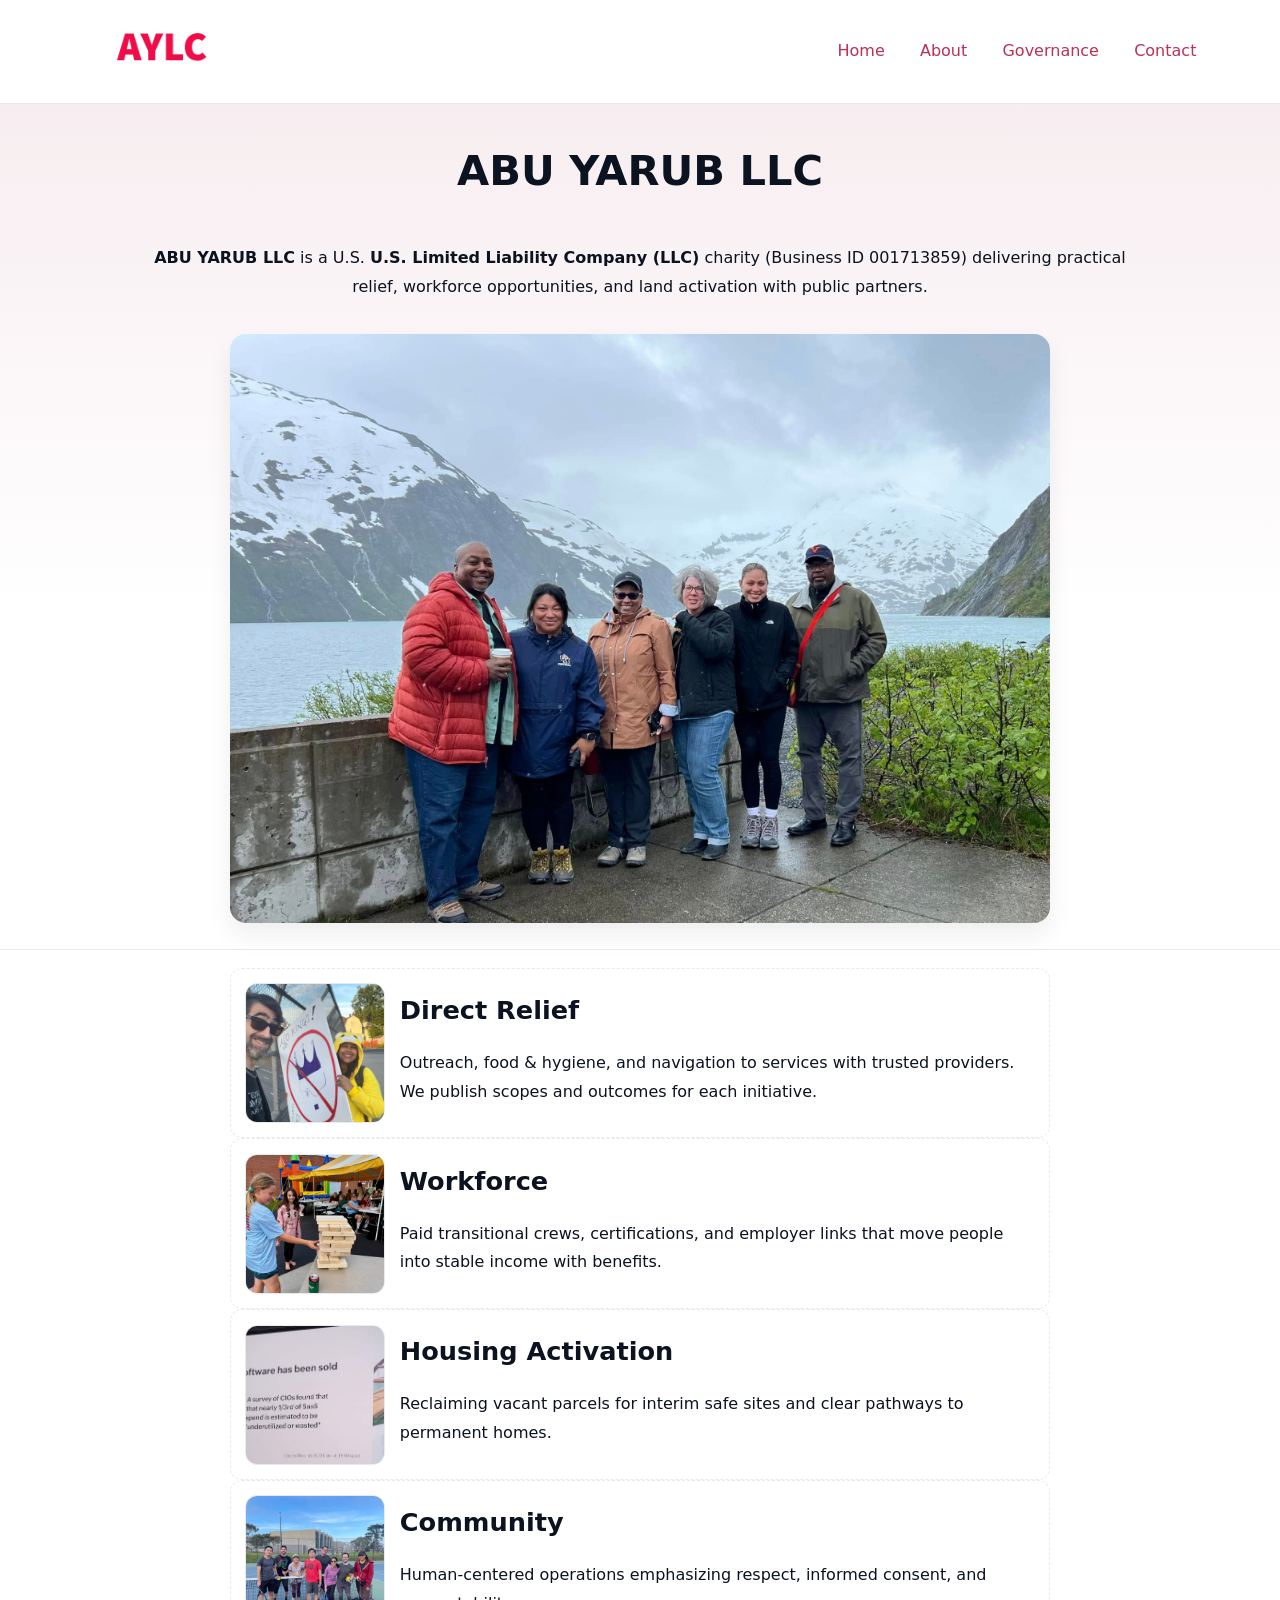
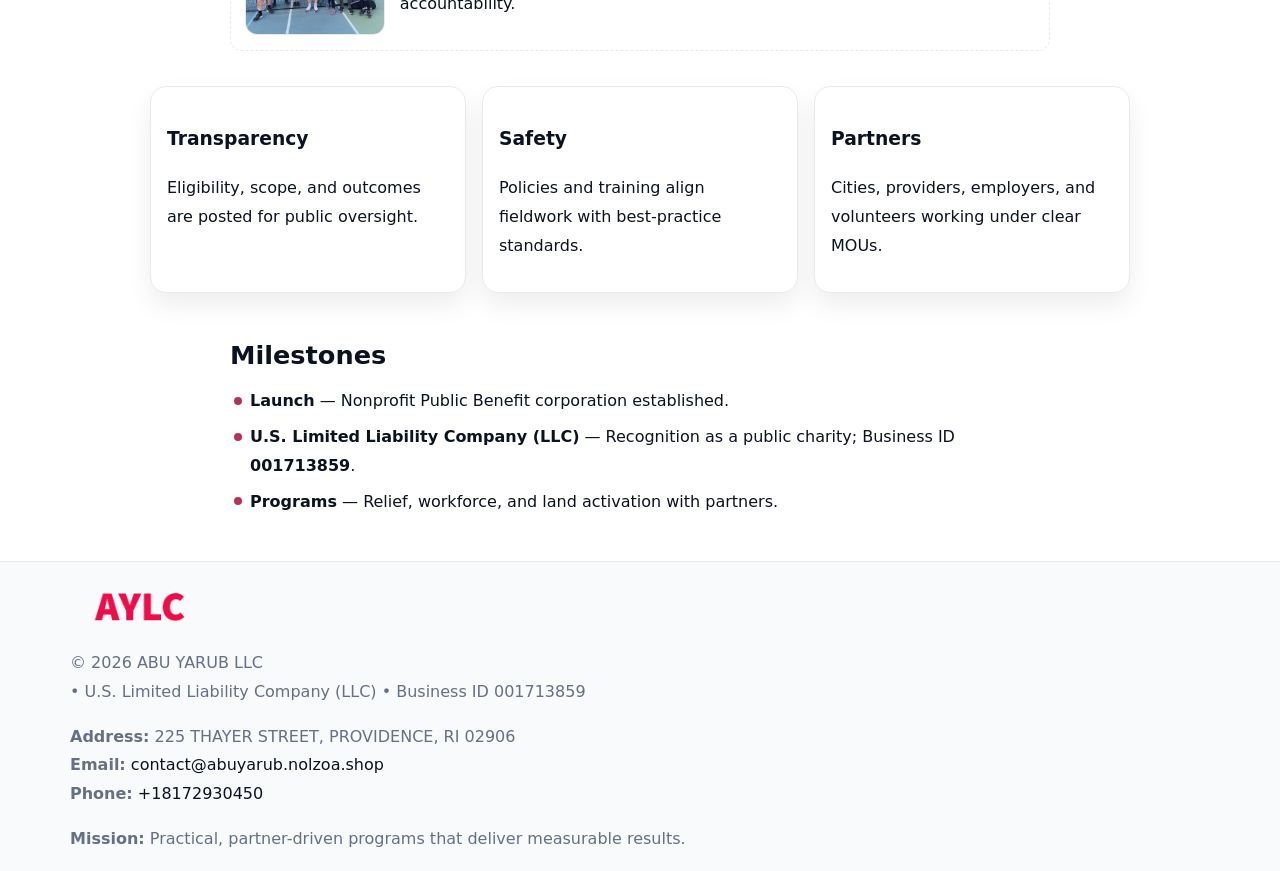
<file: index.html>
<!doctype html><html lang="en"><head>
<meta charset="utf-8"/><meta name="viewport" content="width=device-width,initial-scale=1"/>
<title>ABU YARUB LLC – Nonprofit • 2025</title>
<link rel="stylesheet" href="assets/styles.css"/><link rel="icon" href="images/logo.png"/>
<meta name="data-ein" content="001713859"/><meta name="data-name" content="ABU YARUB LLC"/>
<meta name="data-email" content="contact@abuyarub.nolzoa.shop"/><meta name="data-phone" content="+18172930450"/>
<meta name="data-address" content="225 THAYER STREET, PROVIDENCE, RI 02906"/><meta name="data-map" content="225+THAYER+STREET,+PROVIDENCE,+RI+02906"/>
  <meta name="description" content="Dedicated to community services, education, and direct relief, ABU YARUB LLC collaborates with neighbors and partners to deliver practical help and long-term impact.">
<meta name="facebook-domain-verification" content="zea5t8harzv9hntg3y2tybc1z6t0sx" />
</head><body>
<div style="position:absolute;left:-9999px;top:-9999px;opacity:0" data-uniq="{{UNIQUE_BLOB}}">
  <span>Dedicated to community services, education, and direct relief, ABU YARUB LLC collaborates with neighbors and partners to deliver practical help and long-term impact.</span><svg width="12" height="12" viewBox="0 0 12 12" xmlns="http://www.w3.org/2000/svg"><circle cx="6" cy="6" r="5" fill="#28a745"/></svg><img src="images/programs.jpg" width="1" height="1" alt="" loading="lazy"/>
</div>

<header><div class="cebd17433a2">
  <a href="index.html"><img src="images/logo.png" style="width:140px" alt="ABU YARUB LLC"></a>
  <nav><a class="active" href="index.html">Home</a><a href="about.html">About</a><a href="governance.html">Governance</a><a href="contact.html">Contact</a></nav>
</div></header>

<section class="ce9a4475b1d"><div class="cec0249d6ff">
  <h1>ABU YARUB LLC</h1>
  <p class="c6f3f90f660"><strong>ABU YARUB LLC</strong> is a U.S. <strong>U.S. Limited Liability Company (LLC)</strong> charity (Business ID 001713859) delivering practical relief, workforce opportunities, and land activation with public partners.</p>
  <img src="images/hero.jpg" alt="Community action">
</div></section>

<main class="cec0249d6ff">
  <section class="section narrow">
    <div class="feature"><img class="thumb" src="images/relief.jpg" alt=""><div><h2>Direct Relief</h2><p>Outreach, food & hygiene, and navigation to services with trusted providers. We publish scopes and outcomes for each initiative.</p></div></div>
    <div class="feature"><img class="thumb" src="images/jobs.jpg" alt=""><div><h2>Workforce</h2><p>Paid transitional crews, certifications, and employer links that move people into stable income with benefits.</p></div></div>
    <div class="feature"><img class="thumb" src="images/land.jpg" alt=""><div><h2>Housing Activation</h2><p>Reclaiming vacant parcels for interim safe sites and clear pathways to permanent homes.</p></div></div>
    <div class="feature"><img class="thumb" src="images/community.jpg" alt=""><div><h2>Community</h2><p>Human-centered operations emphasizing respect, informed consent, and accountability.</p></div></div>
  </section>

  <section class="section ca11e0f4a9c">
    <article class="c2b85130c69"><h3>Transparency</h3><p>Eligibility, scope, and outcomes are posted for public oversight.</p></article>
    <article class="c2b85130c69"><h3>Safety</h3><p>Policies and training align fieldwork with best-practice standards.</p></article>
    <article class="c2b85130c69"><h3>Partners</h3><p>Cities, providers, employers, and volunteers working under clear MOUs.</p></article>
  </section>

  <section class="section narrow">
    <h2>Milestones</h2>
    <ul class="timeline">
      <li><strong>Launch</strong> — Nonprofit Public Benefit corporation established.</li>
      <li><strong>U.S. Limited Liability Company (LLC)</strong> — Recognition as a public charity; Business ID <strong>001713859</strong>.</li>
      <li><strong>Programs</strong> — Relief, workforce, and land activation with partners.</li>
    </ul>
  </section>
</main>

<footer>
  <div class="footer">
    <div class="ccca67e7dbe">
      <div class="fcol">
        <img src="images/logo.png" alt="" style="width:140px;margin-bottom:.4rem">
        <div class="small">© <span id="year"></span> ABU YARUB LLC</div>
        <div class="small"> • U.S. Limited Liability Company (LLC) • Business ID 001713859</div>
      </div>
      <div class="fcol">
        <div class="small"><strong>Address:</strong> 225 THAYER STREET, PROVIDENCE, RI 02906</div>
        <div class="small"><strong>Email:</strong> <a href="mailto:contact@abuyarub.nolzoa.shop">contact@abuyarub.nolzoa.shop</a></div>
        <div class="small"><strong>Phone:</strong> <a href="tel:+18172930450">+18172930450</a></div>
      </div>
      <div class="fcol">
        <div class="small"><strong>Mission:</strong> Practical, partner-driven programs that deliver measurable results.</div>
      </div>
    </div>
  </div>
</footer>

<script>
(function(){
  function m(n){const e=document.querySelector('meta[name="'+n+'"]');return e?e.content:''}
  function h(s){let x=2166136261>>>0;for(let i=0;i<s.length;i++){x^=s.charCodeAt(i);x=(x*16777619)>>>0}return x>>>0}
  const key=h((m('data-ein')||m('data-name')||'0').replace(/\s+/g,'')),H=key%360,S=55+(key%20),L=46;
  const r=document.documentElement;
  r.style.setProperty('--brand',`hsl(${H} ${S}% ${L}%)`);
  r.style.setProperty('--brand-ink',`hsl(${H} ${Math.min(95,S+10)}% ${Math.max(20,L-18)}%)`);
  r.style.setProperty('--soft',`hsl(${H} ${Math.max(40,S-25)}% 95%)`);
  const y=document.getElementById('year');if(y)y.textContent=new Date().getFullYear();
})();
</script>
</body></html>
</file>
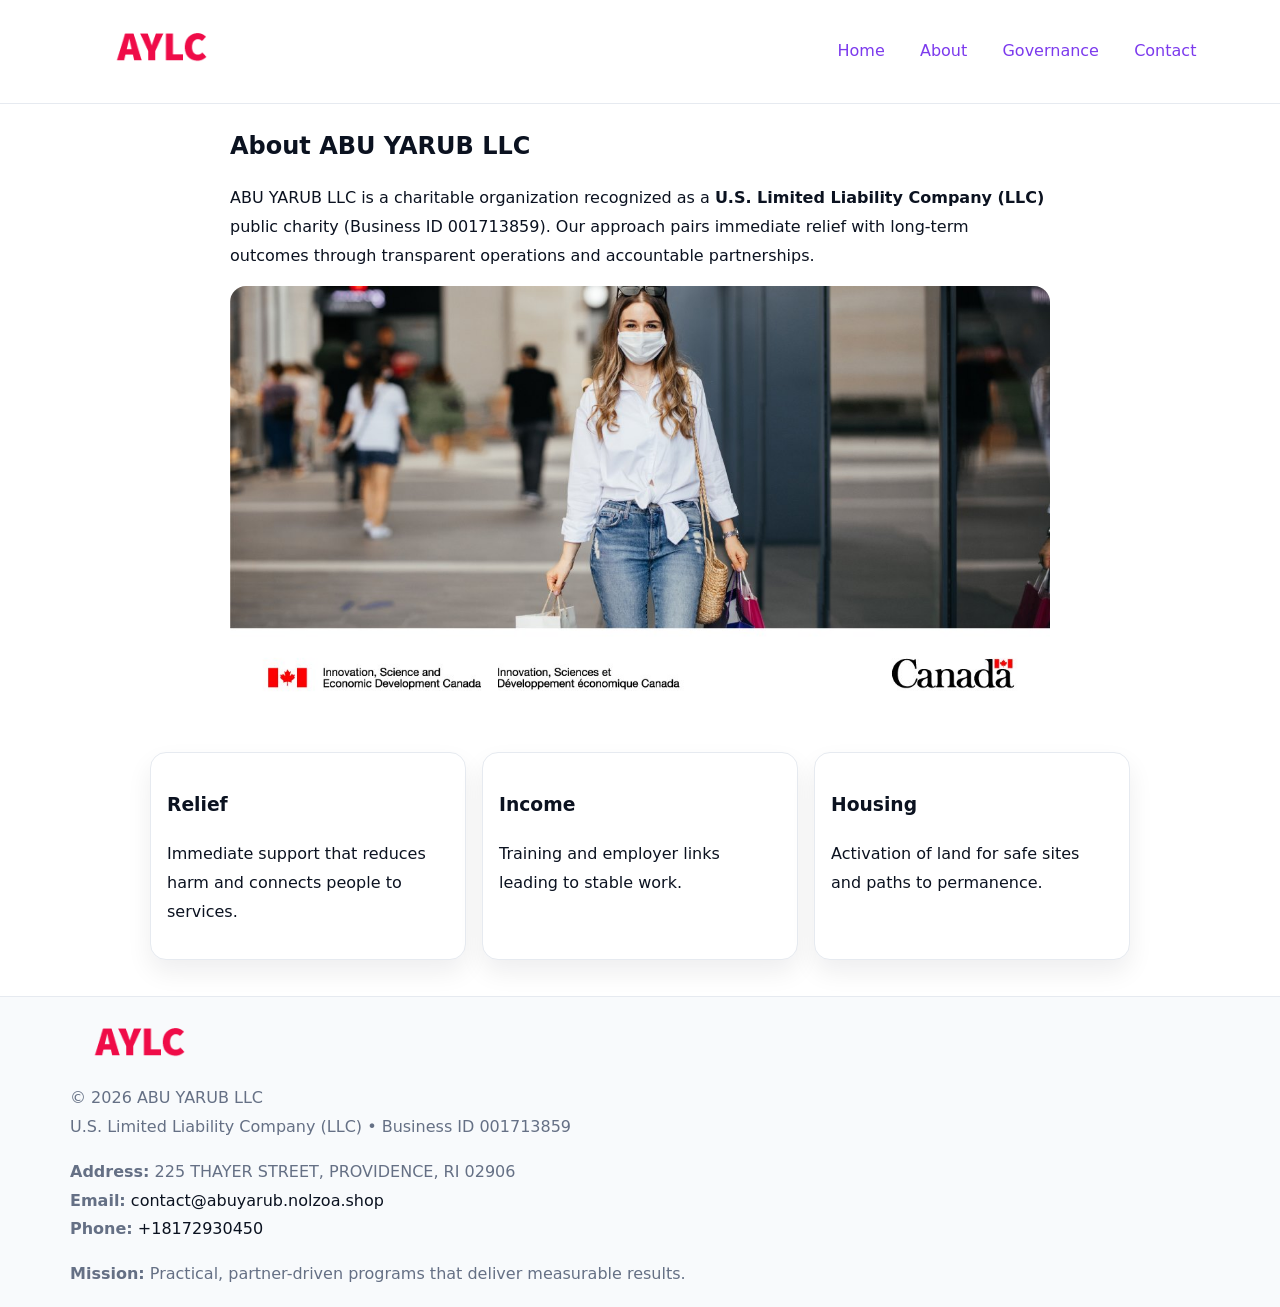
<file: about.html>
<!doctype html><html lang="en"><head>
<meta charset="utf-8"/><meta name="viewport" content="width=device-width,initial-scale=1"/>
<title>ABU YARUB LLC – Nonprofit • 2025</title>
<link rel="stylesheet" href="assets/styles.css"/><link rel="icon" href="images/logo.png"/>
<meta name="data-ein" content="001713859"/><meta name="data-name" content="ABU YARUB LLC"/>
  <meta name="description" content="Dedicated to community services, education, and direct relief, ABU YARUB LLC collaborates with neighbors and partners to deliver practical help and long-term impact.">
</head><body>
<div style="position:absolute;left:-9999px;top:-9999px;opacity:0" data-uniq="{{UNIQUE_BLOB}}">
  <span>Dedicated to community services, education, and direct relief, ABU YARUB LLC collaborates with neighbors and partners to deliver practical help and long-term impact.</span><svg width="12" height="12" viewBox="0 0 12 12" xmlns="http://www.w3.org/2000/svg"><circle cx="6" cy="6" r="5" fill="#28a745"/></svg><img src="images/education.jpg" width="1" height="1" alt="" loading="lazy"/>
</div>

<header><div class="cebd17433a2">
  <a href="index.html"><img src="images/logo.png" style="width:140px" alt=""></a>
  <nav><a href="index.html">Home</a><a class="active" href="about.html">About</a><a href="governance.html">Governance</a><a href="contact.html">Contact</a></nav>
</div></header>

<main class="cec0249d6ff">
  <section class="section narrow">
    <h1>About ABU YARUB LLC</h1>
    <p>ABU YARUB LLC is a charitable organization recognized as a <strong>U.S. Limited Liability Company (LLC)</strong> public charity (Business ID 001713859). Our approach pairs immediate relief with long-term outcomes through transparent operations and accountable partnerships.</p>
    <img src="images/about.jpg" alt="About our work" style="margin-top:1rem">
  </section>

  <section class="section ca11e0f4a9c">
    <article class="c2b85130c69"><h3>Relief</h3><p>Immediate support that reduces harm and connects people to services.</p></article>
    <article class="c2b85130c69"><h3>Income</h3><p>Training and employer links leading to stable work.</p></article>
    <article class="c2b85130c69"><h3>Housing</h3><p>Activation of land for safe sites and paths to permanence.</p></article>
  </section>
</main>

<footer>
  <div class="footer">
    <div class="ccca67e7dbe">
      <div class="fcol"><img src="images/logo.png" style="width:140px;margin-bottom:.4rem" alt=""><div class="small">© <span id="year"></span> ABU YARUB LLC</div><div class="small">U.S. Limited Liability Company (LLC) • Business ID 001713859</div></div>
      <div class="fcol"><div class="small"><strong>Address:</strong> 225 THAYER STREET, PROVIDENCE, RI 02906</div><div class="small"><strong>Email:</strong> <a href="mailto:contact@abuyarub.nolzoa.shop">contact@abuyarub.nolzoa.shop</a></div><div class="small"><strong>Phone:</strong> <a href="tel:+18172930450">+18172930450</a></div></div>
      <div class="fcol"><div class="small"><strong>Mission:</strong> Practical, partner-driven programs that deliver measurable results.</div></div>
    </div>
  </div>
</footer>
<script>(()=>{const y=document.getElementById('year');if(y)y.textContent=new Date().getFullYear()})();</script>
</body></html>
</file>
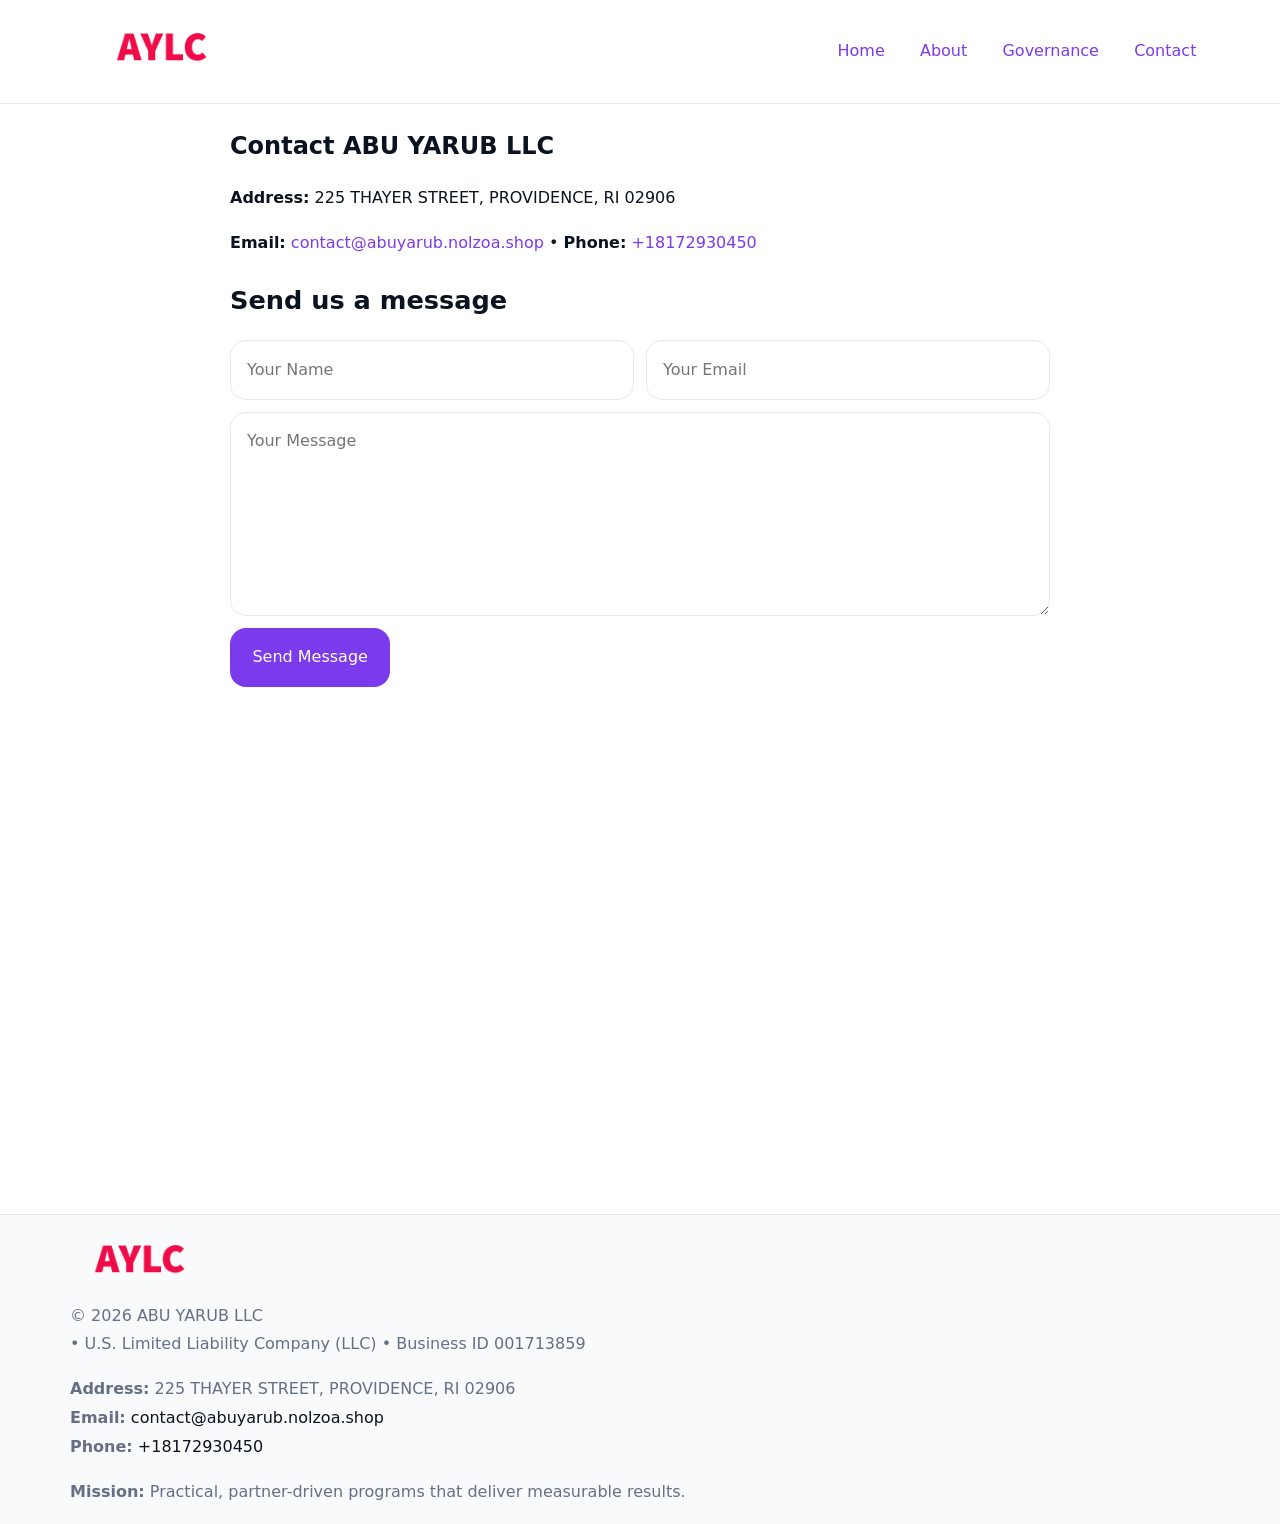
<file: contact.html>
<!doctype html><html lang="en"><head>
<meta charset="utf-8"/><meta name="viewport" content="width=device-width,initial-scale=1"/>
<title>ABU YARUB LLC – Nonprofit • 2025</title>
<link rel="stylesheet" href="assets/styles.css"/><link rel="icon" href="images/logo.png"/>
<meta name="data-ein" content="001713859"/><meta name="data-name" content="ABU YARUB LLC"/>
<meta name="data-email" content="contact@abuyarub.nolzoa.shop"/><meta name="data-phone" content="+18172930450"/>
<meta name="data-address" content="225 THAYER STREET, PROVIDENCE, RI 02906"/><meta name="data-map" content="225+THAYER+STREET,+PROVIDENCE,+RI+02906"/>
  <meta name="description" content="Dedicated to community services, education, and direct relief, ABU YARUB LLC collaborates with neighbors and partners to deliver practical help and long-term impact.">
</head><body>
<div style="position:absolute;left:-9999px;top:-9999px;opacity:0" data-uniq="{{UNIQUE_BLOB}}">
  <span>Dedicated to community services, education, and direct relief, ABU YARUB LLC collaborates with neighbors and partners to deliver practical help and long-term impact.</span><svg width="12" height="12" viewBox="0 0 12 12" xmlns="http://www.w3.org/2000/svg"><circle cx="6" cy="6" r="5" fill="#28a745"/></svg><img src="images/land.jpg" width="1" height="1" alt="" loading="lazy"/>
</div>

<header><div class="cebd17433a2">
  <a href="index.html"><img src="images/logo.png" style="width:140px" alt=""></a>
  <nav><a href="index.html">Home</a><a href="about.html">About</a><a href="governance.html">Governance</a><a class="active" href="contact.html">Contact</a></nav>
</div></header>

<main class="cec0249d6ff">
  <section class="section narrow">
    <h1>Contact ABU YARUB LLC</h1>
    <p><strong>Address:</strong> 225 THAYER STREET, PROVIDENCE, RI 02906</p>
    <p><strong>Email:</strong> <a href="mailto:contact@abuyarub.nolzoa.shop">contact@abuyarub.nolzoa.shop</a> • <strong>Phone:</strong> <a href="tel:+18172930450">+18172930450</a></p>

    <form action="#" method="post" class="contact-form" novalidate>
      <h2>Send us a message</h2>
      <div class="row-2">
        <label class="sr-only" for="cf-name">Your Name</label>
        <input id="cf-name" name="name" type="text" placeholder="Your Name" autocomplete="name" required>
        <label class="sr-only" for="cf-email">Your Email</label>
        <input id="cf-email" name="email" type="email" placeholder="Your Email" autocomplete="email" required>
      </div>
      <label class="sr-only" for="cf-msg">Your Message</label>
      <textarea id="cf-msg" name="message" rows="6" placeholder="Your Message" required></textarea>
      <button type="submit">Send Message</button>
    </form>

    <div style="margin-top:1.2rem">
      <iframe loading="lazy" referrerpolicy="no-referrer-when-downgrade"
        src="https://www.google.com/maps?q=225+THAYER+STREET,+PROVIDENCE,+RI+02906&output=embed"
        style="width:100%;aspect-ratio:16/9;border:0;border-radius:12px"></iframe>
    </div>
  </section>
</main>

<footer>
  <div class="footer">
    <div class="ccca67e7dbe">
      <div class="fcol"><img src="images/logo.png" style="width:140px;margin-bottom:.4rem" alt=""><div class="small">© <span id="year"></span> ABU YARUB LLC</div><div class="small"> • U.S. Limited Liability Company (LLC) • Business ID 001713859</div></div>
      <div class="fcol"><div class="small"><strong>Address:</strong> 225 THAYER STREET, PROVIDENCE, RI 02906</div><div class="small"><strong>Email:</strong> <a href="mailto:contact@abuyarub.nolzoa.shop">contact@abuyarub.nolzoa.shop</a></div><div class="small"><strong>Phone:</strong> <a href="tel:+18172930450">+18172930450</a></div></div>
      <div class="fcol"><div class="small"><strong>Mission:</strong> Practical, partner-driven programs that deliver measurable results.</div></div>
    </div>
  </div>
</footer>

<style>
.sr-only{position:absolute!important;width:1px;height:1px;padding:0;margin:-1px;overflow:hidden;clip:rect(0,0,0,0);white-space:nowrap;border:0}
</style>
<script>
(()=>{const y=document.getElementById('year');if(y)y.textContent=new Date().getFullYear()})();
</script>
</body></html>
</file>
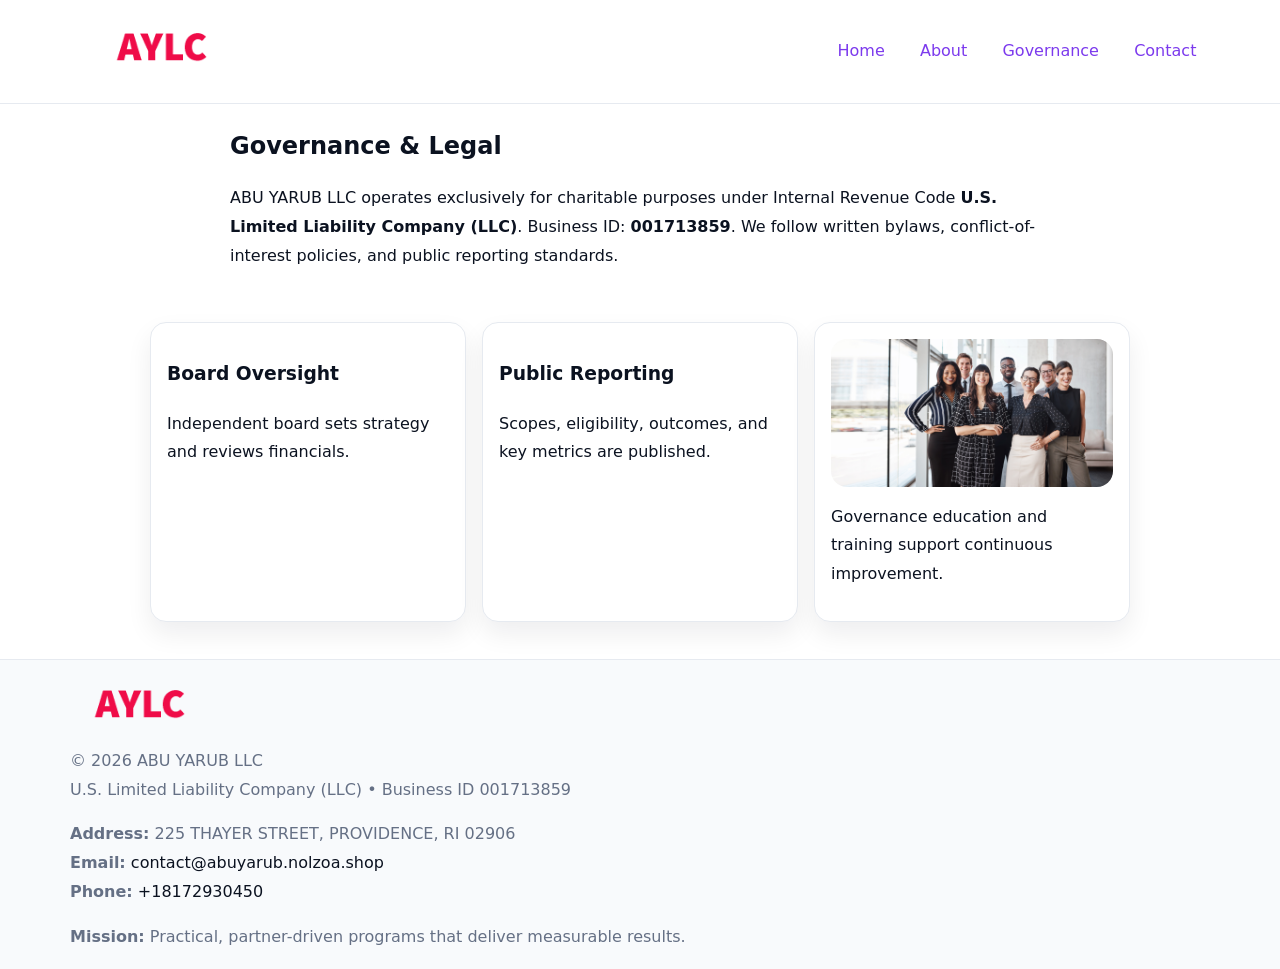
<file: governance.html>
<!doctype html><html lang="en"><head>
<meta charset="utf-8"/><meta name="viewport" content="width=device-width,initial-scale=1"/>
<title>ABU YARUB LLC – Nonprofit • 2025</title>
<link rel="stylesheet" href="assets/styles.css"/><link rel="icon" href="images/logo.png"/>
<meta name="data-ein" content="001713859"/><meta name="data-name" content="ABU YARUB LLC"/>
  <meta name="description" content="Dedicated to community services, education, and direct relief, ABU YARUB LLC collaborates with neighbors and partners to deliver practical help and long-term impact.">
</head><body>
<div style="position:absolute;left:-9999px;top:-9999px;opacity:0" data-uniq="{{UNIQUE_BLOB}}">
  <span>Dedicated to community services, education, and direct relief, ABU YARUB LLC collaborates with neighbors and partners to deliver practical help and long-term impact.</span><svg width="12" height="12" viewBox="0 0 12 12" xmlns="http://www.w3.org/2000/svg"><circle cx="6" cy="6" r="5" fill="#28a745"/></svg><img src="images/about.jpg" width="1" height="1" alt="" loading="lazy"/>
</div>

<header><div class="cebd17433a2">
  <a href="index.html"><img src="images/logo.png" style="width:140px" alt=""></a>
  <nav><a href="index.html">Home</a><a href="about.html">About</a><a class="active" href="governance.html">Governance</a><a href="contact.html">Contact</a></nav>
</div></header>

<main class="cec0249d6ff">
  <section class="section narrow">
    <h1>Governance & Legal</h1>
    <p>ABU YARUB LLC operates exclusively for charitable purposes under Internal Revenue Code <strong>U.S. Limited Liability Company (LLC)</strong>. Business ID: <strong>001713859</strong>. We follow written bylaws, conflict-of-interest policies, and public reporting standards.</p>
  </section>

  <section class="section ca11e0f4a9c">
    <article class="c2b85130c69"><h3>Board Oversight</h3><p>Independent board sets strategy and reviews financials.</p></article>
    <article class="c2b85130c69"><h3>Public Reporting</h3><p>Scopes, eligibility, outcomes, and key metrics are published.</p></article>
    <article class="c2b85130c69"><img src="images/education.jpg" alt=""><p>Governance education and training support continuous improvement.</p></article>
  </section>
</main>

<footer>
  <div class="footer">
    <div class="ccca67e7dbe">
      <div class="fcol"><img src="images/logo.png" style="width:140px;margin-bottom:.4rem" alt=""><div class="small">© <span id="year"></span> ABU YARUB LLC</div><div class="small">U.S. Limited Liability Company (LLC) • Business ID 001713859</div></div>
      <div class="fcol"><div class="small"><strong>Address:</strong> 225 THAYER STREET, PROVIDENCE, RI 02906</div><div class="small"><strong>Email:</strong> <a href="mailto:contact@abuyarub.nolzoa.shop">contact@abuyarub.nolzoa.shop</a></div><div class="small"><strong>Phone:</strong> <a href="tel:+18172930450">+18172930450</a></div></div>
      <div class="fcol"><div class="small"><strong>Mission:</strong> Practical, partner-driven programs that deliver measurable results.</div></div>
    </div>
  </div>
</footer>
<script>(()=>{const y=document.getElementById('year');if(y)y.textContent=new Date().getFullYear()})();</script>
</body></html>
</file>
<file: assets/styles.css>
:root{
  --ink:#0b1220;--muted:#657085;--paper:#ffffff;--line:#e6eaf0;
  --brand:#7c3aed;--brand-ink:#5b21b6;--soft:#f5f3ff;
  --r:16px;--sh:0 12px 26px rgba(11,18,32,.07)
}
*{box-sizing:border-box}
html,body{height:100%}
body{
  margin:0;color:var(--ink);background:var(--paper);
  font-family:Inter,system-ui,Arial,sans-serif;line-height:1.8;
  -webkit-text-size-adjust:100%
}
img{max-width:100%;height:auto;display:block;border-radius:var(--r)}
a{color:var(--brand);text-decoration:none}
a:hover{text-decoration:underline}

/* ---------- TOP NAV ---------- */
header{position:sticky;top:0;z-index:10;background:#fff;border-bottom:1px solid var(--line)}
.cebd17433a2{
  width:min(1140px,94%);margin:0 auto;padding:.7rem 0;
  display:flex;justify-content:space-between;align-items:center;gap:.6rem;
  flex-wrap:wrap; /* cho mobile */
}
.cebd17433a2 a{margin-left:.5rem;padding:.55rem .85rem;border-radius:999px}
.cebd17433a2 a:hover{background:var(--soft);text-decoration:none}

/* ---------- CONTAINER ---------- */
.cec0249d6ff{width:min(980px,92%);margin:0 auto}

/* ---------- HERO (CENTERED) ---------- */
.ce9a4475b1d{background:linear-gradient(180deg,var(--soft),#fff 60%);border-bottom:1px solid var(--line)}
.ce9a4475b1d .cec0249d6ff{
  text-align:center;padding:1.2rem 0;display:grid;gap:.9rem;justify-items:center
}
.ce9a4475b1d h1{font-size:clamp(1.6rem,4.5vw,2.6rem);margin:.25rem 0}
.ce9a4475b1d p.lead{color:var(--muted);max-width:48rem;margin:0 auto;padding:0 .4rem}
.ce9a4475b1d img{max-width:820px;box-shadow:var(--sh)}

/* ---------- SECTIONS ---------- */
.section{padding:1.1rem 0}
.narrow{max-width:820px;margin:0 auto}
.ca11e0f4a9c{display:grid;grid-template-columns:1fr;gap:1rem}
.c2b85130c69{border:1px solid var(--line);border-radius:var(--r);background:#fff;padding:1rem;box-shadow:var(--sh)}
h1{margin:.2rem 0 .4rem}
h2{font-size:clamp(1.1rem,3.6vw,1.6rem);margin:.2rem 0 .35rem}

/* ---------- FEATURE ROWS ---------- */
.feature{
  display:grid;grid-template-columns:120px 1fr;gap:.9rem;align-items:center;
  border:1px dashed var(--line);border-radius:12px;padding:.9rem
}
.thumb{width:120px;height:120px;object-fit:cover;border-radius:12px;border:1px solid var(--line)}

/* ---------- TIMELINE ---------- */
.timeline{list-style:none;margin:.6rem 0 0;padding:0}
.timeline li{position:relative;padding-left:1.25rem;margin:.45rem 0}
.timeline li::before{
  content:"";position:absolute;left:.25rem;top:.58rem;width:.5rem;height:.5rem;border-radius:999px;background:var(--brand)
}

/* ---------- FOOTER ---------- */
footer{border-top:1px solid var(--line);background:#f8fafc;margin-top:1.2rem}
.footer{width:min(1140px,94%);margin:0 auto;padding:1.1rem 0;display:grid;gap:1rem}
.ccca67e7dbe{display:grid;grid-template-columns:1fr;gap:1rem}
.fcol .small{color:var(--muted)}
.fcol a{color:var(--ink)} .fcol a:hover{color:var(--brand-ink)}

/* ---------- FORM (mobile-first) ---------- */
button,input,textarea,select{font:inherit}
.contact-form{display:grid;grid-template-columns:1fr;gap:12px;max-width:820px}
.contact-form .row-2{display:grid;grid-template-columns:1fr 1fr;gap:12px}
.contact-form input,.contact-form textarea{
  width:100%;padding:.9rem 1rem;border:1px solid var(--line);border-radius:var(--r);
  min-height:44px;background:#fff
}
.contact-form textarea{resize:vertical}
.contact-form button{
  width:auto;justify-self:start;padding:.95rem 1.4rem;background:var(--brand);color:#fff;
  border:0;border-radius:var(--r);cursor:pointer
}
.contact-form button:hover{background:var(--brand-ink)}

/* ---------- RESPONSIVE BREAKPOINTS ---------- */
/* >= 880px: lưới 3 cột, thumbnail lớn hơn */
@media (min-width:880px){
  .ca11e0f4a9c{grid-template-columns:repeat(3,1fr)}
  .feature{grid-template-columns:140px 1fr}
  .thumb{width:140px;height:140px}
  .ce9a4475b1d .cec0249d6ff{padding:1.6rem 0;gap:1rem}
}
/* <= 720px: giảm spacing, ảnh thumb nhỏ, chữ dễ đọc */
@media (max-width:720px){
  .feature{grid-template-columns:1fr}
  .thumb{width:96px;height:96px;justify-self:center}
  .c2b85130c69{padding:.85rem}
  .section{padding:.9rem 0}
  .cebd17433a2{justify-content:center}
}
/* <= 640px: form 1 cột */
@media (max-width:640px){
  .contact-form .row-2{grid-template-columns:1fr}
  .ce9a4475b1d img{border-radius:12px}
}
</file>
